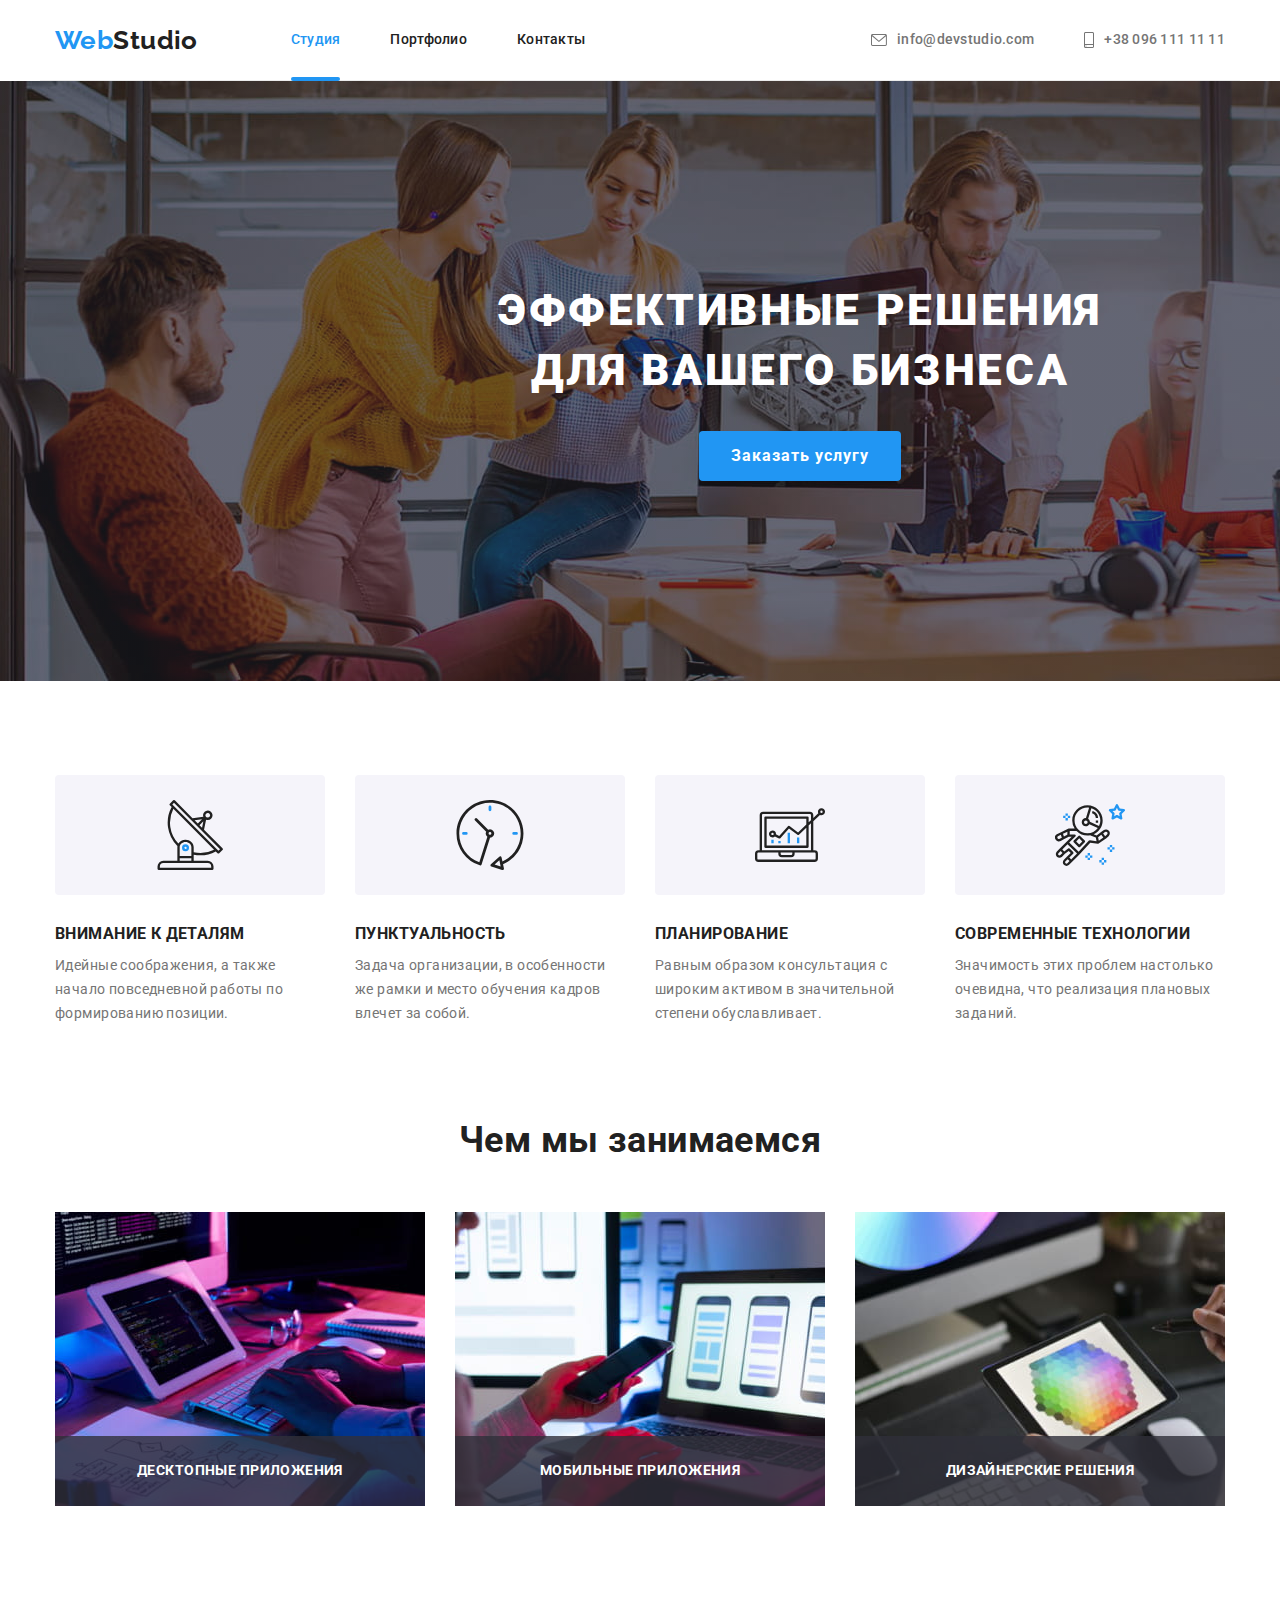
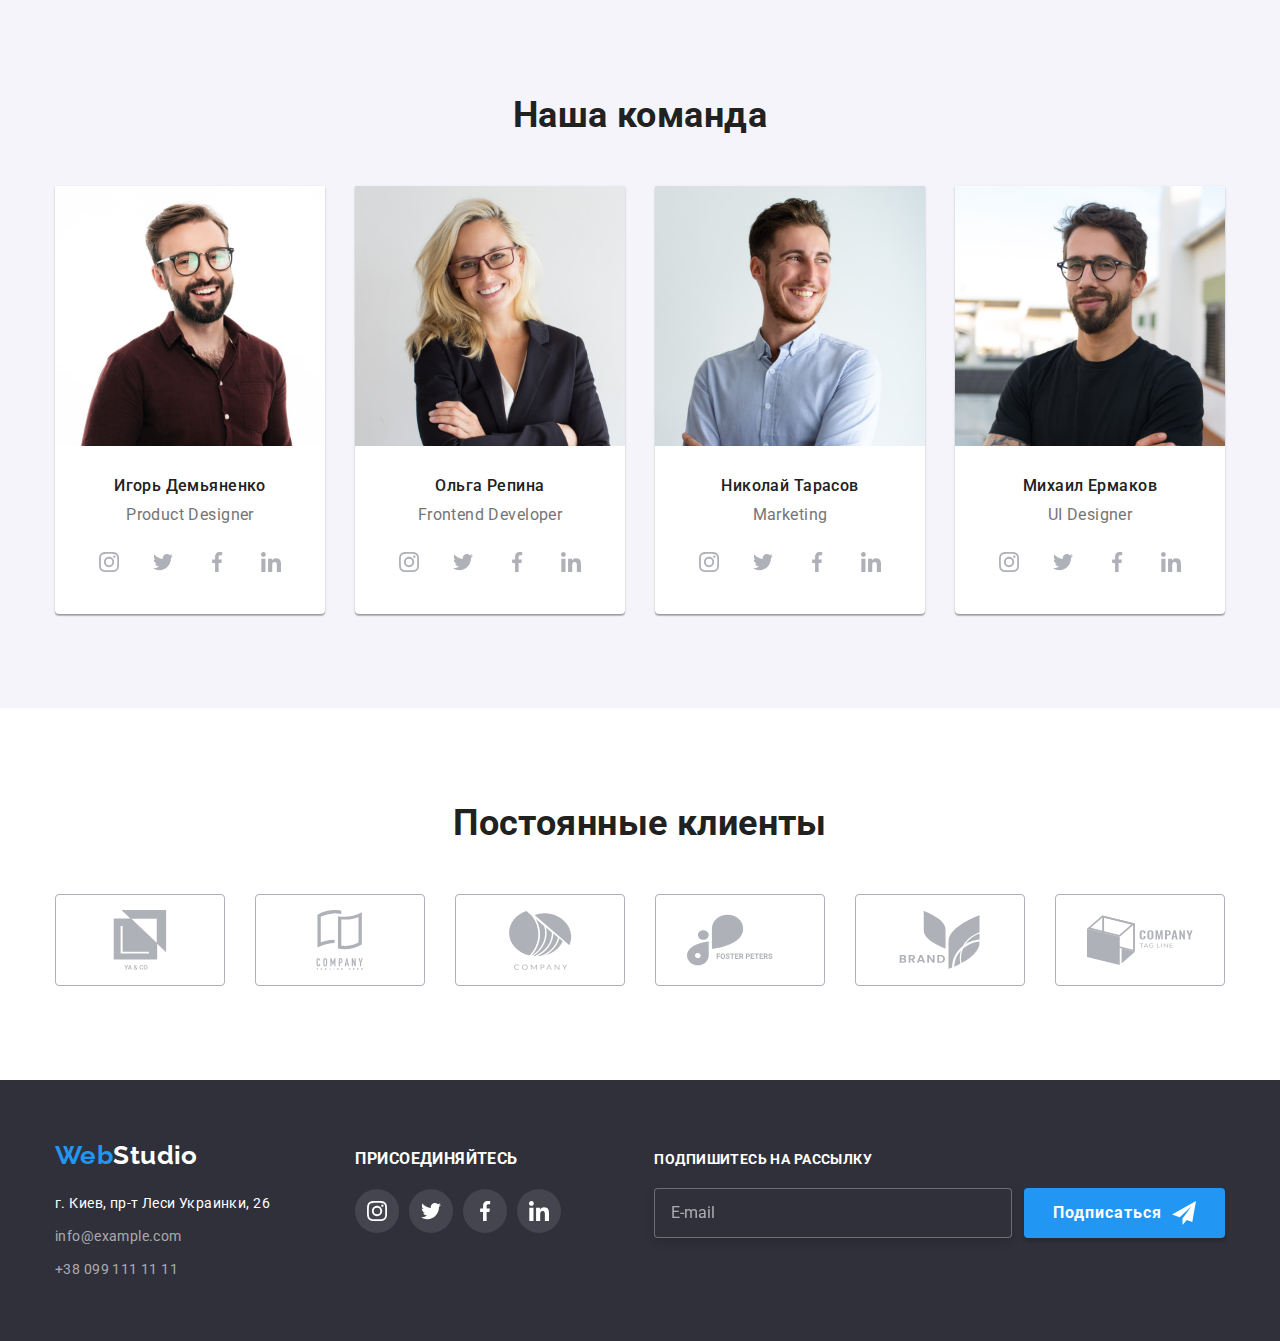
<file: index.html>
<!DOCTYPE html>
<html lang="ru">
  <head>
    <meta charset="UTF-8" />
    <meta http-equiv="X-UA-Compatible" content="IE=edge" />
    <meta name="viewport" content="width=device-width, initial-scale=1.0" />
    <title>Студия</title>
    <link rel="preconnect" href="https://fonts.googleapis.com" />
    <link rel="preconnect" href="https://fonts.gstatic.com" crossorigin />
    <link
      href="https://fonts.googleapis.com/css2?family=Raleway:wght@700&family=Roboto:wght@400;500;700;900&display=swap"
      rel="stylesheet"
    />
    <link
      rel="stylesheet"
      href="https://cdnjs.cloudflare.com/ajax/libs/modern-normalize/1.1.0/modern-normalize.min.css"
    />
    <link rel="stylesheet" href="./css/styles.css" />
  </head>

  <body>
    <!--header-->
    <header class="page-header">
      <div class="container header-container">
        <a href="./index.html" class="logo">Web<span class="logo-studio">Studio</span> </a>

        <nav class="site-nav">
          <ul class="nav-list list">
            <li class="element">
              <a href="./index.html" class="link active-page">Студия</a>
            </li>
            <li class="element">
              <a href="./portfolio.html" class="link">Портфолио</a>
            </li>
            <li class="element"><a href="" class="link">Контакты</a></li>
          </ul>
        </nav>

        <ul class="contact-list list">
          <li class="element">
            <a href="mailto:info@devstudio.com" class="contact"
              ><svg class="contact-icon" width="16px" height="12px">
                <use href="./images/icons.svg#icon-envelope"></use>
              </svg>
              info@devstudio.com</a
            >
          </li>
          <li class="element">
            <a href="tel:+380961111111" class="contact">
              <svg class="contact-icon" width="10px" height="16px">
                <use href="./images/icons.svg#icon-smartphone"></use>
              </svg>
              +38 096 111 11 11</a
            >
          </li>
        </ul>
      </div>
    </header>

    <!--main-->
    <main>
      <!--Герой-->
      <section class="hero overlay">
        <h1 class="hero-title">
          Эффективные решения<br />
          для вашего бизнеса
        </h1>
        <button type="button" class="hero-button" data-modal-open>Заказать услугу</button>
        <div class="backdrop is-hidden" data-modal>
          <div class="modal">
            <button type="button" class="close" aria-label="Закрыть" data-modal-close>
              <svg class="icon" width="11px" height="11px">
                <use href="./images/icons.svg#icon-close"></use>
              </svg>
            </button>
            <p class="form-title">Оставьте свои данные, мы вам перезвоним</p>
            <form class="modal-form">
              <div class="form-field">
                <label for="name" class="label">Имя</label>
                <input class="input" type="text" name="username" id="name" />
                <svg class="modal-icon" width="18px" height="18px">
                  <use href="./images/icons.svg#icon-person-modal"></use>
                </svg>
              </div>

              <div class="form-field">
                <label for="tel" class="label">Телефон</label>
                <input class="input" type="tel" name="tel" id="tel" autocomplete="on" />
                <svg class="modal-icon" width="18px" height="18px">
                  <use href="./images/icons.svg#icon-phone-modal"></use>
                </svg>
              </div>

              <div class="form-field">
                <label for="email" class="label">Почта</label>
                <input class="input" type="email" name="email" id="email" autocomplete="on" />
                <svg class="modal-icon" width="18px" height="18px">
                  <use href="./images/icons.svg#icon-email-modal"></use>
                </svg>
              </div>

              <div class="textarea-field">
                <label for="comment" class="label">Комментарий</label>
                <textarea
                  class="textarea"
                  name="comment"
                  id="comment"
                  rows="7"
                  autocomplete="off"
                  placeholder="Введите текст"
                ></textarea>
              </div>

              <label class="policy-label">
                <input class="policy-input hidden" type="checkbox" name="policy" />
                <span class="policy-checkbox"></span>
                <span class="policy-title"
                  >Соглашаюсь с рассылкой и принимаю
                  <a href="./index.html" class="agreement-link" aria-label="Условия договора">
                    Условия договора</a
                  ></span
                >
              </label>

              <button type="submit" class="subscribe" aria-label="Отправить">Отправить</button>
            </form>
          </div>
        </div>
      </section>

      <!--Секция преимуществ компании-->
      <section class="section features">
        <div class="container">
          <h2 class="section-title hidden">Преимущества компании</h2>
          <!--Этот заголовок не будет отображаться пользователю-->

          <ul class="feature-list list">
            <li class="element">
              <div class="feature-icons">
                <svg class="icon" width="70px" height="70px">
                  <use href="./images/icons.svg#icon-antenna"></use>
                </svg>
              </div>
              <h3 class="title">Внимание к деталям</h3>
              <p class="text">
                Идейные соображения, а также начало повседневной работы по формированию позиции.
              </p>
            </li>
            <li class="element">
              <div class="feature-icons">
                <svg class="icon" width="70px" height="70px">
                  <use href="./images/icons.svg#icon-clock"></use>
                </svg>
              </div>
              <h3 class="title">Пунктуальность</h3>
              <p class="text">
                Задача организации, в особенности же рамки и место обучения кадров влечет за собой.
              </p>
            </li>
            <li class="element">
              <div class="feature-icons">
                <svg class="icon" width="70px" height="70px">
                  <use href="./images/icons.svg#icon-diagram"></use>
                </svg>
              </div>
              <h3 class="title">Планирование</h3>
              <p class="text">
                Равным образом консультация с широким активом в значительной степени обуславливает.
              </p>
            </li>
            <li class="element">
              <div class="feature-icons">
                <svg class="icon" width="70px" height="70px">
                  <use href="./images/icons.svg#icon-astronaut"></use>
                </svg>
              </div>
              <h3 class="title">Современные технологии</h3>
              <p class="text">
                Значимость этих проблем настолько очевидна, что реализация плановых заданий.
              </p>
            </li>
          </ul>
        </div>
      </section>

      <!--Секция чем мы занимаемся-->
      <section class="section work">
        <div class="container">
          <h2 class="section-title">Чем мы занимаемся</h2>
          <ul class="work-list list">
            <li class="element">
              <img
                src="./images/what-wedo/imgalgorithm.jpg"
                alt="Разработка алгоритмов"
                width="370"
                height="294"
              />
              <div class="element-work">
                <h3 class="work-description">Десктопные приложения</h3>
              </div>
            </li>
            <li class="element">
              <img
                src="./images/what-wedo/imgsmartphone.jpg"
                alt="Выбор интерфейсов"
                width="370"
                height="294"
              />
              <div class="element-work">
                <h3 class="work-description">Мобильные приложения</h3>
              </div>
            </li>
            <li class="element">
              <img
                src="./images/what-wedo/imgcolours.jpg"
                alt="Дизайнерские решения"
                width="370"
                height="294"
              />
              <div class="element-work">
                <h3 class="work-description">Дизайнерские решения</h3>
              </div>
            </li>
          </ul>
        </div>
      </section>

      <!--Секция наша команда-->
      <section class="section our-team">
        <div class="container">
          <h2 class="section-title">Наша команда</h2>
          <ul class="team-list list">
            <li class="element">
              <img
                src="./images/our-team/imgdemjanenkov.jpg"
                alt="Игорь Демьяненко"
                width="270"
                height="260"
              />
              <div class="team-description">
                <h3 class="team">Игорь Демьяненко</h3>
                <p class="text">Product Designer</p>
                <ul class="network-list list">
                  <li class="network-element">
                    <a
                      href="https://www.instagram.com"
                      class="social-network"
                      aria-label="instagram"
                      ><svg class="network-icon" width="20px" height="20px">
                        <use href="./images/icons.svg#icon-instagram"></use>
                      </svg>
                    </a>
                  </li>
                  <li class="network-element">
                    <a href="https://twitter.com" class="social-network" aria-label="twitter">
                      <svg class="network-icon" width="20px" height="20px">
                        <use href="./images/icons.svg#icon-twitter"></use>
                      </svg>
                    </a>
                  </li>
                  <li class="network-element">
                    <a href="https://www.facebook.com" class="social-network" aria-label="facebook"
                      ><svg class="network-icon" width="20px" height="20px">
                        <use href="./images/icons.svg#icon-facebook"></use>
                      </svg>
                    </a>
                  </li>
                  <li class="network-element">
                    <a href="https://www.linkedin.com" class="social-network" aria-label="linkedin">
                      <svg class="network-icon" width="20px" height="20px">
                        <use href="./images/icons.svg#icon-linkedin"></use>
                      </svg>
                    </a>
                  </li>
                </ul>
              </div>
            </li>
            <li class="element">
              <img
                src="./images/our-team/imgrepina.jpg"
                alt="Ольга Репина"
                width="270"
                height="260"
              />
              <div class="team-description">
                <h3 class="team">Ольга Репина</h3>
                <p class="text">Frontend Developer</p>
                <ul class="network-list list">
                  <li class="network-element">
                    <a
                      href="https://www.instagram.com"
                      class="social-network"
                      aria-label="instagram"
                      ><svg class="network-icon" width="20px" height="20px">
                        <use href="./images/icons.svg#icon-instagram"></use>
                      </svg>
                    </a>
                  </li>
                  <li class="network-element">
                    <a href="https://twitter.com" class="social-network" aria-label="twitter">
                      <svg class="network-icon" width="20px" height="20px">
                        <use href="./images/icons.svg#icon-twitter"></use>
                      </svg>
                    </a>
                  </li>
                  <li class="network-element">
                    <a href="https://www.facebook.com" class="social-network" aria-label="facebook"
                      ><svg class="network-icon" width="20px" height="20px">
                        <use href="./images/icons.svg#icon-facebook"></use>
                      </svg>
                    </a>
                  </li>
                  <li class="network-element">
                    <a href="https://www.linkedin.com" class="social-network" aria-label="linkedin">
                      <svg class="network-icon" width="20px" height="20px">
                        <use href="./images/icons.svg#icon-linkedin"></use>
                      </svg>
                    </a>
                  </li>
                </ul>
              </div>
            </li>
            <li class="element">
              <img
                src="./images/our-team/imgtarasov.jpg"
                alt="Николай Тарасов"
                width="270"
                height="260"
              />
              <div class="team-description">
                <h3 class="team">Николай Тарасов</h3>
                <p class="text">Marketing</p>
                <ul class="network-list list">
                  <li class="network-element">
                    <a
                      href="https://www.instagram.com"
                      class="social-network"
                      aria-label="instagram"
                      ><svg class="network-icon" width="20px" height="20px">
                        <use href="./images/icons.svg#icon-instagram"></use>
                      </svg>
                    </a>
                  </li>
                  <li class="network-element">
                    <a href="https://twitter.com" class="social-network" aria-label="twitter">
                      <svg class="network-icon" width="20px" height="20px">
                        <use href="./images/icons.svg#icon-twitter"></use>
                      </svg>
                    </a>
                  </li>
                  <li class="network-element">
                    <a href="https://www.facebook.com" class="social-network" aria-label="facebook"
                      ><svg class="network-icon" width="20px" height="20px">
                        <use href="./images/icons.svg#icon-facebook"></use>
                      </svg>
                    </a>
                  </li>
                  <li class="network-element">
                    <a href="https://www.linkedin.com" class="social-network" aria-label="linkedin">
                      <svg class="network-icon" width="20px" height="20px">
                        <use href="./images/icons.svg#icon-linkedin"></use>
                      </svg>
                    </a>
                  </li>
                </ul>
              </div>
            </li>
            <li class="element">
              <img
                src="./images/our-team/imgermakov.jpg"
                alt="Михаил Ермаков"
                width="270"
                height="260"
              />
              <div class="team-description">
                <h3 class="team">Михаил Ермаков</h3>
                <p class="text">UI Designer</p>
                <ul class="network-list list">
                  <li class="network-element">
                    <a
                      href="https://www.instagram.com"
                      class="social-network"
                      aria-label="instagram"
                      ><svg class="network-icon" width="20px" height="20px">
                        <use href="./images/icons.svg#icon-instagram"></use>
                      </svg>
                    </a>
                  </li>
                  <li class="network-element">
                    <a href="https://twitter.com" class="social-network" aria-label="twitter">
                      <svg class="network-icon" width="20px" height="20px">
                        <use href="./images/icons.svg#icon-twitter"></use>
                      </svg>
                    </a>
                  </li>
                  <li class="network-element">
                    <a href="https://www.facebook.com" class="social-network" aria-label="facebook"
                      ><svg class="network-icon" width="20px" height="20px">
                        <use href="./images/icons.svg#icon-facebook"></use>
                      </svg>
                    </a>
                  </li>
                  <li class="network-element">
                    <a href="https://www.linkedin.com" class="social-network" aria-label="linkedin">
                      <svg class="network-icon" width="20px" height="20px">
                        <use href="./images/icons.svg#icon-linkedin"></use>
                      </svg>
                    </a>
                  </li>
                </ul>
              </div>
            </li>
          </ul>
        </div>
      </section>

      <!-- Секция наши клиенты -->
      <section class="section">
        <div class="container">
          <h2 class="section-title">Постоянные клиенты</h2>
          <ul class="clients-list list">
            <li class="element">
              <a href="" class="client" aria-label="company1"
                ><svg class="client-icon" width="106px" height="60px">
                  <use href="./images/icons.svg#icon-company1"></use>
                </svg>
              </a>
            </li>
            <li class="element">
              <a href="" class="client" aria-label="company2"
                ><svg class="client-icon" width="106px" height="60px">
                  <use href="./images/icons.svg#icon-company2"></use>
                </svg>
              </a>
            </li>
            <li class="element">
              <a href="" class="client" aria-label="company3"
                ><svg class="client-icon" width="106px" height="60px">
                  <use href="./images/icons.svg#icon-company3"></use>
                </svg>
              </a>
            </li>
            <li class="element">
              <a href="" class="client" aria-label="company4"
                ><svg class="client-icon" width="106px" height="60px">
                  <use href="./images/icons.svg#icon-company4"></use>
                </svg>
              </a>
            </li>
            <li class="element">
              <a href="" class="client" aria-label="company5"
                ><svg class="client-icon" width="106px" height="60px">
                  <use href="./images/icons.svg#icon-company5"></use>
                </svg>
              </a>
            </li>
            <li class="element">
              <a href="" class="client" aria-label="company6"
                ><svg class="client-icon" width="106px" height="60px">
                  <use href="./images/icons.svg#icon-company6"></use>
                </svg>
              </a>
            </li>
          </ul>
        </div>
      </section>
    </main>

    <!--footer-->
    <footer class="footer">
      <div class="footer-flex container">
        <!--Контакты-->
        <div class="address-div">
          <a href="./index.html" class="logo">Web<span class="footer-logo-studio">Studio</span> </a>

          <address class="address">
            <ul class="address-list list">
              <li class="element">г. Киев, пр-т Леси Украинки, 26</li>
              <li class="element">
                <a href="mailto:info@example.com" class="cont-address">info@example.com</a>
              </li>
              <li class="element">
                <a href="tel:+380991111111" class="cont-address">+38 099 111 11 11</a>
              </li>
            </ul>
          </address>
        </div>

        <!-- Присоединяйтесь -->
        <div class="join">
          <h3 class="motto">присоединяйтесь</h3>
          <ul class="footernetwork-list list">
            <li class="element">
              <a href="https://www.instagram.com" class="footernetwork-link" aria-label="instagram"
                ><svg class="footernetwork-icon" width="20px" height="20px">
                  <use href="./images/icons.svg#icon-instagram"></use>
                </svg>
              </a>
            </li>
            <li class="element">
              <a href="https://twitter.com" class="footernetwork-link" aria-label="twitter"
                ><svg class="footernetwork-icon" width="20px" height="20px">
                  <use href="./images/icons.svg#icon-twitter"></use>
                </svg>
              </a>
            </li>
            <li class="element">
              <a href="https://www.facebook.com" class="footernetwork-link" aria-label="facebook"
                ><svg class="footernetwork-icon" width="20px" height="20px">
                  <use href="./images/icons.svg#icon-facebook"></use>
                </svg>
              </a>
            </li>
            <li class="element">
              <a href="https://www.linkedin.com" class="footernetwork-link" aria-label="linkedin"
                ><svg class="footernetwork-icon" width="20px" height="20px">
                  <use href="./images/icons.svg#icon-linkedin"></use>
                </svg>
              </a>
            </li>
          </ul>
        </div>

        <!-- Подпишитесь на рассылку -->
        <form class="subscribe-form">
          <div class="subscribe-field">
            <label for="subscribe" class="footer-label">Подпишитесь на рассылку</label>
            <input
              class="footer-input"
              type="email"
              name="email"
              id="subscribe"
              autocomplete="on"
              placeholder="E-mail"
            />
          </div>
          <button type="submit" class="subscribe" aria-label="Подписаться">
            Подписаться
            <svg class="icon" width="24px" height="24px">
              <use href="./images/icons.svg#icon-send"></use>
            </svg>
          </button>
        </form>
      </div>
    </footer>

    <!-- scripts -->
    <script src="./js/modal.js"></script>
  </body>
</html>
</file>
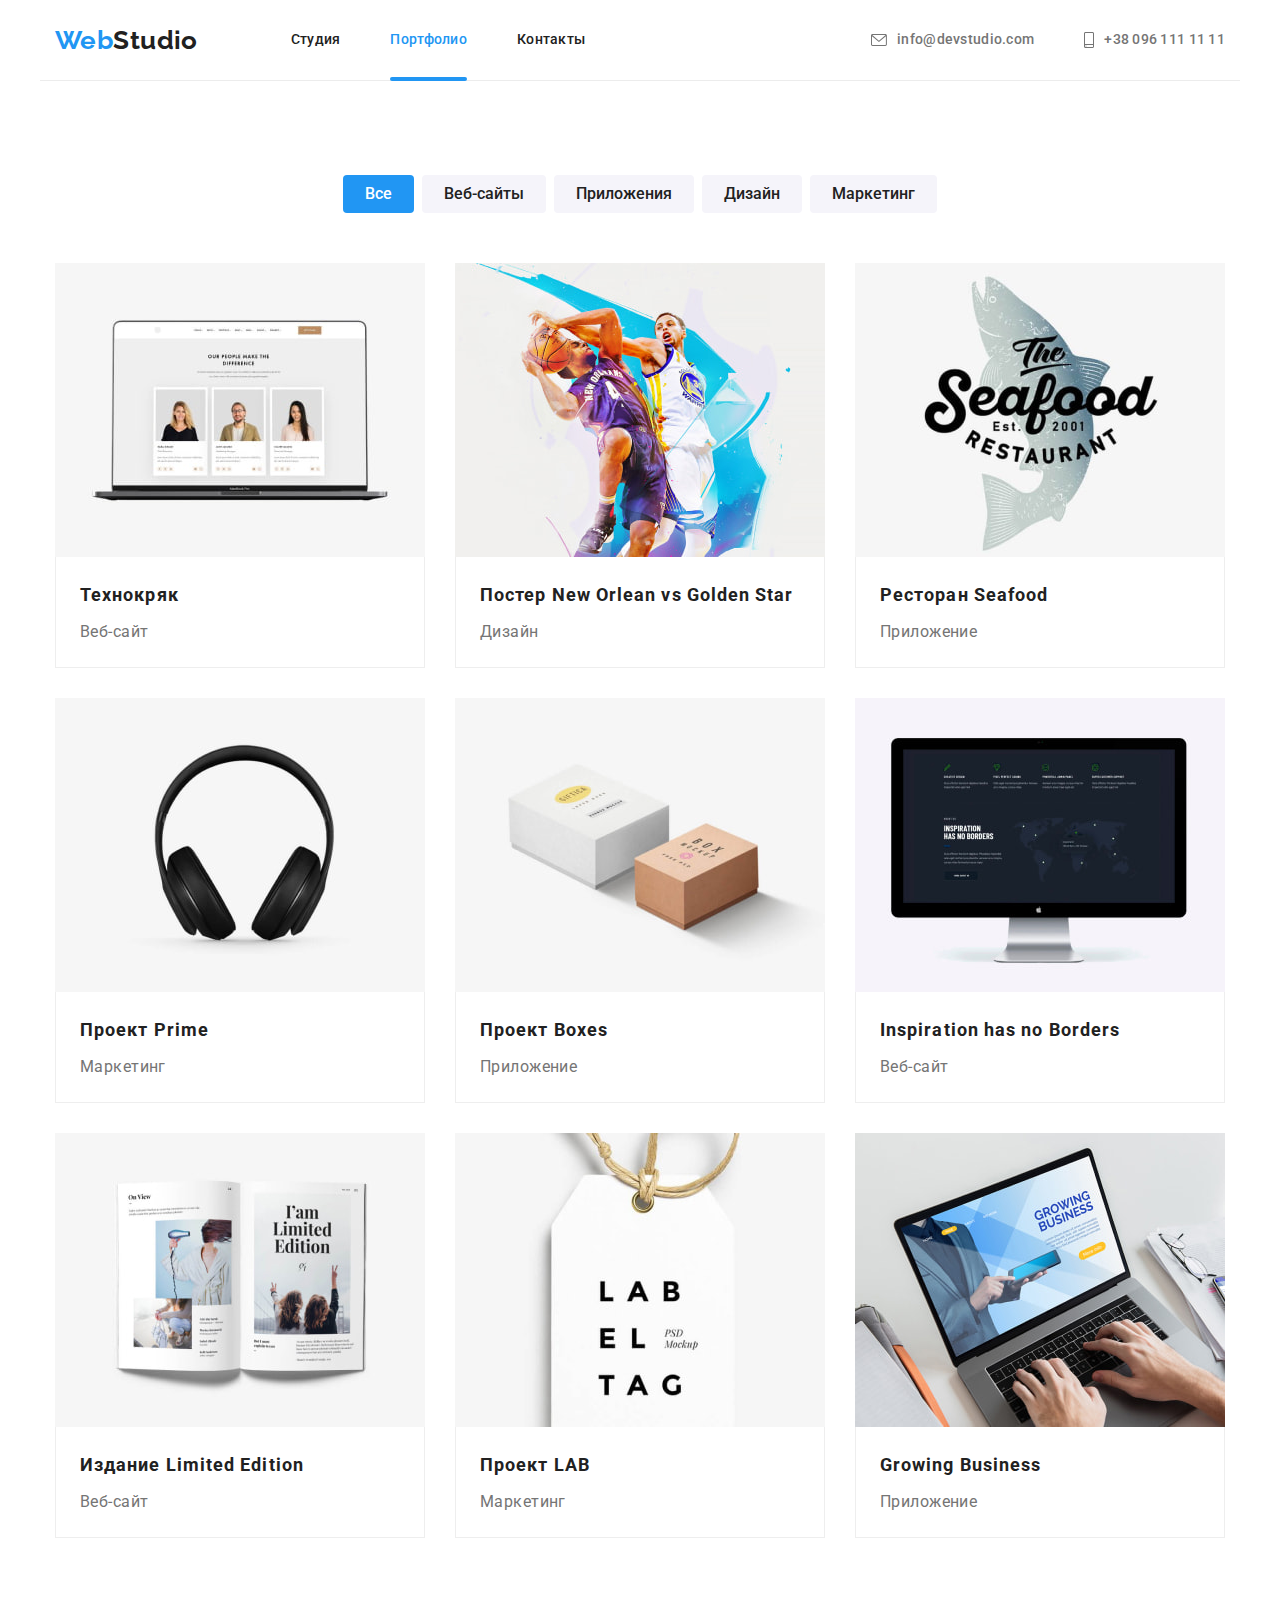
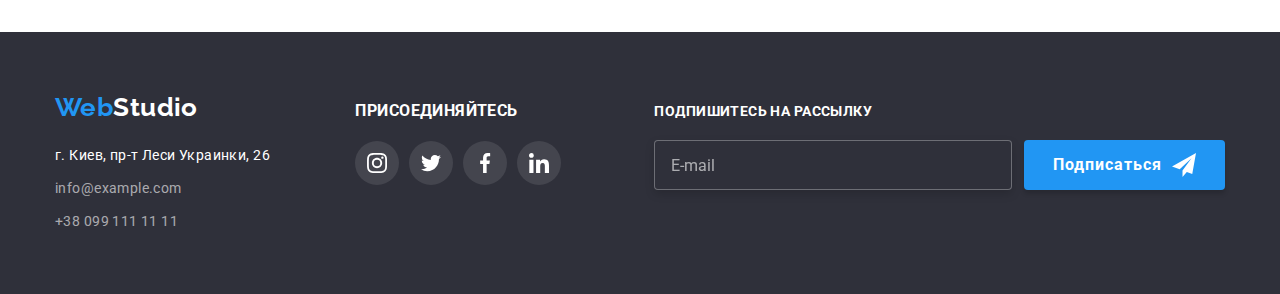
<file: portfolio.html>
<!DOCTYPE html>
<html lang="ru">
  <head>
    <meta charset="UTF-8" />
    <meta http-equiv="X-UA-Compatible" content="IE=edge" />
    <meta name="viewport" content="width=device-width, initial-scale=1.0" />
    <title>Портфолио</title>
    <link rel="preconnect" href="https://fonts.googleapis.com" />
    <link rel="preconnect" href="https://fonts.gstatic.com" crossorigin />
    <link
      href="https://fonts.googleapis.com/css2?family=Raleway:wght@700&family=Roboto:wght@400;500;700;900&display=swap"
      rel="stylesheet"
    />
    <link
      rel="stylesheet"
      href="https://cdnjs.cloudflare.com/ajax/libs/modern-normalize/1.1.0/modern-normalize.min.css"
    />
    <link rel="stylesheet" href="./css/styles.css" />
  </head>

  <body>
    <!--header-->
    <header class="page-header">
      <div class="container header-container">
        <a href="./index.html" class="logo">Web<span class="logo-studio">Studio</span> </a>

        <nav class="site-nav">
          <ul class="nav-list list">
            <li class="element"><a href="./index.html" class="link">Студия</a></li>
            <li class="element">
              <a href="./portfolio.html" class="link active-page">Портфолио</a>
            </li>
            <li class="element"><a href="" class="link">Контакты</a></li>
          </ul>
        </nav>

        <ul class="contact-list list">
          <li class="element">
            <a href="mailto:info@devstudio.com" class="contact"
              ><svg class="contact-icon" width="16px" height="12px">
                <use href="./images/icons.svg#icon-envelope"></use>
              </svg>
              info@devstudio.com</a
            >
          </li>
          <li class="element">
            <a href="tel:+380961111111" class="contact">
              <svg class="contact-icon" width="10px" height="16px">
                <use href="./images/icons.svg#icon-smartphone"></use>
              </svg>
              +38 096 111 11 11</a
            >
          </li>
        </ul>
      </div>
    </header>

    <!--main-->
    <main>
      <section class="section portfolio">
        <div class="container">
          <h1 class="hidden">Наши работы</h1>
          <ul class="portfolio-buttons list">
            <li class="element"><button type="button" class="btn active-filter">Все</button></li>
            <li class="element"><button type="button" class="btn">Веб-сайты</button></li>
            <li class="element"><button type="button" class="btn">Приложения</button></li>
            <li class="element"><button type="button" class="btn">Дизайн</button></li>
            <li class="element"><button type="button" class="btn">Маркетинг</button></li>
          </ul>
          <ul class="portfolio-list list">
            <li class="element">
              <a class="portfolio-link" href="./portfolio.html">
                <div class="portfolio-thumb">
                  <img
                    src="./images/portfolio-images/technocrack.jpg"
                    alt="Веб-сайт Технокряк"
                    width="370"
                    height="294"
                  />
                  <div class="portfolio-overlay">
                    <p class="overlay-text">
                      Ресурс предлагает комплексные предложения с разным уровнем функционала и
                      сервисов. Все это позволит посетителю получить исчерпывающие сведения о
                      компании или частном лице.
                    </p>
                  </div>
                </div>

                <div class="element-description">
                  <h2 class="item">Технокряк</h2>
                  <p class="item-text">Веб-сайт</p>
                </div>
              </a>
            </li>
            <li class="element">
              <a class="portfolio-link" href="./portfolio.html">
                <div class="portfolio-thumb">
                  <img
                    src="./images/portfolio-images/poster-neworlean.jpg"
                    alt="Постер Новый Орлеан против Голден Стар"
                    width="370"
                    height="294"
                  />
                  <div class="portfolio-overlay">
                    <p class="overlay-text">
                      Ресурс предлагает комплексные предложения с разным уровнем функционала и
                      сервисов. Все это позволит посетителю получить исчерпывающие сведения о
                      компании или частном лице.
                    </p>
                  </div>
                </div>

                <div class="element-description">
                  <h2 class="item">Постер New Orlean vs Golden Star</h2>
                  <p class="item-text">Дизайн</p>
                </div>
              </a>
            </li>
            <li class="element">
              <a class="portfolio-link" href="./portfolio.html">
                <div class="portfolio-thumb">
                  <img
                    src="./images/portfolio-images/restr-seafood.jpg"
                    alt="Лого ресторана Сифуд"
                    width="370"
                    height="294"
                  />
                  <div class="portfolio-overlay">
                    <p class="overlay-text">
                      Ресурс предлагает комплексные предложения с разным уровнем функционала и
                      сервисов. Все это позволит посетителю получить исчерпывающие сведения о
                      компании или частном лице.
                    </p>
                  </div>
                </div>

                <div class="element-description">
                  <h2 class="item">Ресторан Seafood</h2>
                  <p class="item-text">Приложение</p>
                </div>
              </a>
            </li>
            <li class="element">
              <a class="portfolio-link" href="./portfolio.html">
                <div class="portfolio-thumb">
                  <img
                    src="./images/portfolio-images/pr-prime.jpg"
                    alt="Наушники"
                    width="370"
                    height="294"
                  />
                  <div class="portfolio-overlay">
                    <p class="overlay-text">
                      Ресурс предлагает комплексные предложения с разным уровнем функционала и
                      сервисов. Все это позволит посетителю получить исчерпывающие сведения о
                      компании или частном лице.
                    </p>
                  </div>
                </div>

                <div class="element-description">
                  <h2 class="item">Проект Prime</h2>
                  <p class="item-text">Маркетинг</p>
                </div>
              </a>
            </li>
            <li class="element">
              <a class="portfolio-link" href="./portfolio.html">
                <div class="portfolio-thumb">
                  <img
                    src="./images/portfolio-images/pr-boxes.jpg"
                    alt="Коробки"
                    width="370"
                    height="294"
                  />
                  <div class="portfolio-overlay">
                    <p class="overlay-text">
                      Ресурс предлагает комплексные предложения с разным уровнем функционала и
                      сервисов. Все это позволит посетителю получить исчерпывающие сведения о
                      компании или частном лице.
                    </p>
                  </div>
                </div>

                <div class="element-description">
                  <h2 class="item">Проект Boxes</h2>
                  <p class="item-text">Приложение</p>
                </div>
              </a>
            </li>
            <li class="element">
              <a class="portfolio-link" href="./portfolio.html">
                <div class="portfolio-thumb">
                  <img
                    src="./images/portfolio-images/inspiration.jpg"
                    alt="Веб-сайт Вдохновение без границ"
                    width="370"
                    height="294"
                  />
                  <div class="portfolio-overlay">
                    <p class="overlay-text">
                      Ресурс предлагает комплексные предложения с разным уровнем функционала и
                      сервисов. Все это позволит посетителю получить исчерпывающие сведения о
                      компании или частном лице.
                    </p>
                  </div>
                </div>

                <div class="element-description">
                  <h2 class="item">Inspiration has no Borders</h2>
                  <p class="item-text">Веб-сайт</p>
                </div>
              </a>
            </li>
            <li class="element">
              <a class="portfolio-link" href="./portfolio.html">
                <div class="portfolio-thumb">
                  <img
                    src="./images/portfolio-images/limed.jpg"
                    alt="Издание лимитед эдишн"
                    width="370"
                    height="294"
                  />
                  <div class="portfolio-overlay">
                    <p class="overlay-text">
                      Ресурс предлагает комплексные предложения с разным уровнем функционала и
                      сервисов. Все это позволит посетителю получить исчерпывающие сведения о
                      компании или частном лице.
                    </p>
                  </div>
                </div>

                <div class="element-description">
                  <h2 class="item">Издание Limited Edition</h2>
                  <p class="item-text">Веб-сайт</p>
                </div>
              </a>
            </li>
            <li class="element">
              <a class="portfolio-link" href="./portfolio.html">
                <div class="portfolio-thumb">
                  <img
                    src="./images/portfolio-images/pr-lab.jpg"
                    alt="Бирка лаб"
                    width="370"
                    height="294"
                  />
                  <div class="portfolio-overlay">
                    <p class="overlay-text">
                      Ресурс предлагает комплексные предложения с разным уровнем функционала и
                      сервисов. Все это позволит посетителю получить исчерпывающие сведения о
                      компании или частном лице.
                    </p>
                  </div>
                </div>

                <div class="element-description">
                  <h2 class="item">Проект LAB</h2>
                  <p class="item-text">Маркетинг</p>
                </div>
              </a>
            </li>
            <li class="element">
              <a class="portfolio-link" href="./portfolio.html">
                <div class="portfolio-thumb">
                  <img
                    src="./images/portfolio-images/growing-business.jpg"
                    alt="Приложение растущий бизнес"
                    width="370"
                    height="294"
                  />
                  <div class="portfolio-overlay">
                    <p class="overlay-text">
                      Ресурс предлагает комплексные предложения с разным уровнем функционала и
                      сервисов. Все это позволит посетителю получить исчерпывающие сведения о
                      компании или частном лице.
                    </p>
                  </div>
                </div>

                <div class="element-description">
                  <h2 class="item">Growing Business</h2>
                  <p class="item-text">Приложение</p>
                </div>
              </a>
            </li>
          </ul>
        </div>
      </section>
    </main>

    <!--footer-->
    <footer class="footer">
      <div class="footer-flex container">
        <!--Контакты-->
        <div class="address-div">
          <a href="./index.html" class="logo">Web<span class="footer-logo-studio">Studio</span> </a>

          <address class="address">
            <ul class="address-list list">
              <li class="element">г. Киев, пр-т Леси Украинки, 26</li>
              <li class="element">
                <a href="mailto:info@example.com" class="cont-address">info@example.com</a>
              </li>
              <li class="element">
                <a href="tel:+380991111111" class="cont-address">+38 099 111 11 11</a>
              </li>
            </ul>
          </address>
        </div>

        <!-- Присоединяйтесь -->
        <div class="join">
          <h3 class="motto">присоединяйтесь</h3>
          <ul class="footernetwork-list list">
            <li class="element">
              <a href="https://www.instagram.com" class="footernetwork-link" aria-label="instagram"
                ><svg class="footernetwork-icon" width="20px" height="20px">
                  <use href="./images/icons.svg#icon-instagram"></use>
                </svg>
              </a>
            </li>
            <li class="element">
              <a href="https://twitter.com" class="footernetwork-link" aria-label="twitter"
                ><svg class="footernetwork-icon" width="20px" height="20px">
                  <use href="./images/icons.svg#icon-twitter"></use>
                </svg>
              </a>
            </li>
            <li class="element">
              <a href="https://www.facebook.com" class="footernetwork-link" aria-label="facebook"
                ><svg class="footernetwork-icon" width="20px" height="20px">
                  <use href="./images/icons.svg#icon-facebook"></use>
                </svg>
              </a>
            </li>
            <li class="element">
              <a href="https://www.linkedin.com" class="footernetwork-link" aria-label="linkedin"
                ><svg class="footernetwork-icon" width="20px" height="20px">
                  <use href="./images/icons.svg#icon-linkedin"></use>
                </svg>
              </a>
            </li>
          </ul>
        </div>

        <!-- Подпишитесь на рассылку -->
        <form class="subscribe-form js-speaker-form" action="" name="subscribe-form">
          <div class="subscribe-field">
            <label for="subscribe" class="footer-label">Подпишитесь на рассылку</label>
            <input
              class="footer-input"
              type="email"
              name="email"
              id="subscribe"
              autocomplete="on"
              placeholder="E-mail"
            />
          </div>
          <button type="submit" class="subscribe" aria-label="Подписаться">
            Подписаться
            <svg class="icon" width="24px" height="24px">
              <use href="./images/icons.svg#icon-send"></use>
            </svg>
          </button>
        </form>
      </div>
    </footer>

    <!-- scripts -->
    <script src="./js/modal.js"></script>
  </body>
</html>
</file>
<file: css/styles.css>
:root {
  /* text colors */
  --primary-text-color: #212121;
  --text-color: #757575;
  --logo-color: #2196f3;
  --accent-color: #2196f3;
  --nav-color: #757575;
  --address-color: #ffffff;
  --contacts-color: rgba(255, 255, 255, 0.6);
  --networksvg-color: #afb1b8;

  /* background colors */
  --primary-bcg-color: #ffffff;
  --hero-bcg-color: #c4c4c4;
  --footer-bcg-color: #2f303a;
  --section-bcg-color: #f5f4fa;
  --herohover-bcg-color: #188ce8;

  --outline: 1px solid tomato;

  /* cubic-bizier */
  --timing-function: cubic-bezier(0.4, 0, 0.2, 1);
}

body {
  color: var(--primary-text-color);
  background-color: var(--primary-bcg-color);

  font-family: Roboto, sans-serif;
  font-weight: 400;
  font-size: 14px;
  line-height: 1.7;
  letter-spacing: 0.03em;
}

img {
  display: block;
  max-width: 100%;
  height: auto;
}

.list {
  list-style: none;
  padding: 0;
  margin: 0;
}

.container {
  /* outline: 2px solid tomato; */
  width: 1200px;
  margin-left: auto;
  margin-right: auto;
  padding-left: 15px;
  padding-right: 15px;
}

/* header styles */
.page-header {
  background-color: var(--primary-bcg-color);
}

.header-container {
  display: flex;
  align-items: center;
  border-bottom: 1px solid #ececec;
}

/* logo styles */
.logo {
  margin-right: 93px;
  color: var(--logo-color);

  font-family: raleway, sans-serif;
  font-weight: 700;
  font-size: 26px;
  line-height: 1.19;

  text-decoration: none;
}

.logo-studio {
  color: var(--primary-text-color);
}

/* site-navigation styles */
.nav-list {
  display: flex;
}

.nav-list .element + .element,
.contact-list .element + .element {
  margin-left: 50px;
}

.site-nav .link {
  display: block;
  padding-top: 32px;
  padding-bottom: 32px;

  color: var(--primary-text-color);

  font-weight: 500;
  line-height: 1.14;

  letter-spacing: 0.02em;
  text-decoration: none;

  transition: color 250ms var(--timing-function);
}

.site-nav .link:hover,
.site-nav .link:focus {
  color: var(--accent-color);
}

/* contacts in header */
.contact-list {
  display: flex;
  margin-left: auto;
}

.contact-list .contact {
  display: flex;
  align-items: center;
  padding-top: 32px;
  padding-bottom: 32px;

  color: var(--nav-color);
  font-weight: 500;
  line-height: 1.14;

  letter-spacing: 0.02em;
  text-decoration: none;

  transition: color 250ms var(--timing-function);
}

.contact-list .contact:hover,
.contact-list .contact:focus {
  color: var(--accent-color);
}

.contact-icon {
  fill: currentColor;
  margin-right: 10px;

  transition: fill 250ms var(--timing-function);
}

.contact-icon:hover,
.contact-icon:focus {
  fill: var(--accent-color);
}

.link.active-page {
  position: relative;
}

.link.active-page::after {
  position: absolute;
  content: '';
  bottom: -1px;
  display: block;
  width: 100%;
  height: 4px;

  background-color: var(--accent-color);
  border-radius: 2px;
}

.link.active-page {
  color: var(--accent-color);
}

.header-icon {
  margin-right: 10px;
}

/* studio page styles */
/* hero section*/
.hero {
  padding-top: 200px;
  padding-bottom: 200px;
  background-color: var(--hero-bcg-color);
  text-align: center;
}

.overlay {
  width: 1600px;
  height: 600px;
  margin-right: auto;
  margin-left: auto;

  background-image: linear-gradient(to right, rgba(47, 48, 58, 0.4), rgba(47, 48, 58, 0.4)),
    url(../images/imghero.jpg);
}

.hero-title {
  margin-top: 0;
  margin-bottom: 30px;

  color: var(--address-color);

  font-weight: 900;
  font-size: 44px;
  line-height: 1.36;

  letter-spacing: 0.06em;
  text-transform: uppercase;
}

.hero-button {
  display: inline-block;
  min-width: 200px;
  padding: 10px 32px;

  border: none;
  border-radius: 4px;

  box-shadow: 0px 4px 4px rgba(0, 0, 0, 0.15);

  color: var(--address-color);
  background-color: var(--accent-color);

  font-family: inherit;
  font-weight: 700;
  font-size: 16px;
  line-height: 1.87;
  text-align: center;

  letter-spacing: 0.06em;
  cursor: pointer;

  transition: background-color 250ms var(--timing-function);
}

.hero-button:hover,
.hero-button:focus {
  background-color: var(--herohover-bcg-color);
}

/* modal window "Заказать услугу" */
.backdrop {
  z-index: 10;
  position: fixed;
  top: 0;
  left: 0;
  width: 100%;
  height: 100%;

  opacity: 1;
  transition: opacity 250ms var(--timing-function), visibility 250ms var(--timing-function);
  background-color: rgba(0, 0, 0, 0.2);
}

.backdrop.is-hidden {
  visibility: hidden;
  opacity: 0;
  pointer-events: none;
}

.backdrop.is-hidden .modal {
  transform: translate(-50%, -50%) scale(1.1);
}

.modal {
  z-index: 20;
  position: absolute;
  top: 50%;
  left: 50%;

  width: 528px;
  min-height: 581px;
  padding: 40px;

  transform: translate(-50%, -50%) scale(1);
  transition: transform 250ms var(--timing-function);

  background-color: var(--primary-bcg-color);
  box-shadow: 0px 1px 3px rgba(0, 0, 0, 0.12), 0px 1px 1px rgba(0, 0, 0, 0.14),
    0px 2px 1px rgba(0, 0, 0, 0.2);
  border-radius: 4px;
}

.close {
  position: absolute;
  top: 8px;
  right: 8px;
  display: flex;
  justify-content: center;
  align-items: center;
  padding: 0;

  width: 30px;
  height: 30px;

  border-radius: 50%;
  border: 1px solid rgba(0, 0, 0, 0.1);

  background-color: var(--primary-bcg-color);

  cursor: pointer;

  transition: fill 250ms var(--timing-function);
}

.close:hover,
.close:focus {
  fill: var(--accent-color);
}

/* modal form */
.form-title {
  margin-top: 0;
  margin-bottom: 12px;

  font-weight: 700;
  font-size: 20px;
  line-height: 1.15;
}

.modal-form {
  display: flex;
  flex-direction: column;
}

.form-field {
  position: relative;
  display: flex;
  flex-direction: column;
  align-items: flex-start;
  margin-bottom: 10px;
}

.input {
  width: 100%;
  height: 40px;
  padding: 11px 42px;

  outline: none;

  border: 1px solid rgba(33, 33, 33, 0.2);
  border-radius: 4px;
  transition: border 250ms var(--timing-function);
}

.label {
  margin-bottom: 4px;
  font-size: 12px;
  line-height: 1.17;
  letter-spacing: 0.01em;

  color: var(--nav-color);
}

.input:hover,
.input:focus {
  border: 1px solid #2196f3;
  fill: var(--accent-color);
}

.modal-icon {
  position: absolute;
  top: 29px;
  left: 12px;
  transition: fill 250ms var(--timing-function);
}

.input:hover + .modal-icon,
.input:focus + .modal-icon {
  fill: var(--accent-color);
}

.modal-icon {
  pointer-events: none;
}

.textarea-field {
  display: flex;
  flex-direction: column;
  align-items: flex-start;
  margin-bottom: 20px;
}

.textarea {
  padding: 12px 16px;
  width: 100%;

  resize: none;
  outline: none;

  border: 1px solid rgba(33, 33, 33, 0.2);
  border-radius: 4px;
  transition: border 250ms var(--timing-function);
}

.textarea:hover,
.textarea:focus {
  border: 1px solid #2196f3;
}

.textarea::placeholder {
  font-size: 12px;
  line-height: 1.17;
  letter-spacing: 0.01em;

  color: rgba(117, 117, 117, 0.5);
}

/* policy checkbox */
.policy-label {
  display: flex;
  justify-content: center;
  align-items: center;

  margin-bottom: 30px;
}

.policy-checkbox {
  /* display: inline-block; */
  width: 16px;
  height: 15px;
  margin-right: 7px;

  border: 2px solid var(--primary-text-color);
  border-radius: 2px;

  transition: border 250ms var(--timing-function), background-color 250ms var(--timing-function);
}

.policy-input:focus + .policy-checkbox,
.policy-input:hover + .policy-checkbox {
  border-color: var(--accent-color);
}

.policy-input:checked + .policy-checkbox {
  background-image: url(../images/icon-check.svg);
  background-color: var(--accent-color);
  background-size: contain;
  background-origin: border-box;
  border-color: transparent;
}

/* .policy-input:checked:focus + .policy-checkbox,
.policy-input:checked:hover + .policy-checkbox {
  outline: 1px solid var(--primary-text-color);
  border-radius: 2px;
} */

.policy-title {
  /* margin-right: 0.3em; */
  line-height: 1.71;
  color: var(--nav-color);
}

.agreement-link {
  line-height: 1.71;

  text-decoration-line: underline;
  color: var(--accent-color);
}

.modal-form .subscribe {
  min-width: 200px;
  margin-left: auto;
  margin-right: auto;
}

/* features, work, team sections */
.hidden {
  position: absolute;
  width: 1px;
  height: 1px;
  margin: -1px;
  border: 0;
  padding: 0;

  white-space: nowrap;
  clip-path: inset(100%);
  clip: rect(0 0 0 0);
  overflow: hidden;
}

.section {
  padding-top: 94px;
  padding-bottom: 94px;

  background-color: var(--primary-bcg-color);
}

.section .section-title {
  margin-top: 0;
  margin-bottom: 50px;

  font-weight: 700;
  font-size: 36px;
  line-height: 1.17;

  text-align: center;
}

/* feature section */
.feature-list {
  display: flex;
}

.feature-list .element {
  width: 270px;
  margin-right: 30px;
}

.feature-list .element:last-child {
  margin-right: 0;
}

.feature-icons {
  display: flex;
  margin-bottom: 30px;
  height: 120px;
  justify-content: center;
  align-items: center;

  border-radius: 4px;
  background-color: var(--section-bcg-color);
}

.feature-list .title {
  margin-top: 0;
  margin-bottom: 10px;

  font-weight: 700;
  line-height: 1.14;

  text-transform: uppercase;
}

.feature-list .text {
  margin-top: 0;
  margin-bottom: 0;

  color: var(--text-color);

  line-height: 1.71;
}

/* work section */
.work {
  padding-top: 0;
}

.work-list {
  display: flex;
}
.work-list .element {
  position: relative;
  width: 370px;
  margin-right: 30px;
}

.work-list .element:last-child {
  margin-right: 0;
}

.element-work {
  position: absolute;
  bottom: 0;
  width: 100%;
  height: 70px;

  display: flex;
  justify-content: center;
  align-items: center;

  background-color: rgba(47, 48, 58, 0.8);
}

.work-description {
  margin: 0;

  font-size: 14px;
  font-weight: 700;
  line-height: 1.14;
  text-transform: uppercase;

  color: var(--address-color);
}

/* team section */
.our-team {
  background-color: var(--section-bcg-color);
}

.team-list {
  display: flex;
}

.team-list .element {
  width: 270px;
  margin-right: 30px;

  background-color: var(--primary-bcg-color);

  border-radius: 0px 0px 4px 4px;
  box-shadow: 0px 1px 3px rgba(0, 0, 0, 0.12), 0px 1px 1px rgba(0, 0, 0, 0.14),
    0px 2px 1px rgba(0, 0, 0, 0.2);
}

.team-list .element:last-child {
  margin-right: 0;
}

.team-description {
  padding: 30px 0;
}
.team {
  margin-top: 0px;
  margin-bottom: 10px;

  font-weight: 500;
  font-size: 16px;
  line-height: 1.19;

  text-align: center;
}

.team-list .text {
  margin-top: 0;
  margin-bottom: 16px;

  color: var(--text-color);

  font-size: 16px;
  line-height: 1.19;

  text-align: center;
}

.network-list {
  display: flex;
  justify-content: center;
}

.network-list .network-element {
  margin-right: 10px;
}

.network-list :last-child {
  margin-right: 0;
}

.social-network {
  display: flex;
  justify-content: center;
  align-items: center;

  width: 44px;
  height: 44px;

  border-radius: 50%;

  background-color: var (--primary-bcg-color);
  fill: var(--networksvg-color);

  transition: background-color 250ms var(--timing-function), fill 250ms var(--timing-function);
}

.social-network:hover,
.social-network:focus {
  background-color: var(--accent-color);
  fill: var(--address-color);
}

/* section clients */
.clients-list {
  display: flex;
  justify-content: space-between;
}

.client {
  display: flex;
  justify-content: center;
  align-items: center;

  width: 170px;
  height: 92px;

  border: 1px solid #afb1b8;
  border-radius: 4px;

  background-color: var(--primary-bcg-color);
  fill: var(--networksvg-color);

  transition: border 250ms var(--timing-function), fill 250ms var(--timing-function);
}

.client:hover,
.client:focus {
  border: 1px solid #2196f3;
  fill: var(--accent-color);
}

/* portfolio page styles */
/* buttons*/
.portfolio-buttons .element:last-child {
  margin-right: 0;
}

.portfolio-buttons {
  display: flex;
  justify-content: center;
  margin-bottom: 50px;
}

.portfolio-buttons .element {
  margin-right: 8px;
}

.portfolio-buttons .btn {
  display: inline-block;
  padding: 6px 22px;
  border: none;
  border-radius: 4px;

  color: var(--primary-text-color);
  background-color: var(--section-bcg-color);

  font-family: inherit;
  font-weight: 500;
  font-size: 16px;
  line-height: 1.63;

  cursor: pointer;

  transition: color 250ms var(--timing-function), background-color 250ms var(--timing-function),
    box-shadow 250ms var(--timing-function);
}

.portfolio-buttons .btn:hover,
.portfolio-buttons .btn:focus {
  color: var(--address-color);
  background-color: var(--accent-color);

  box-shadow: 0px 3px 1px rgba(0, 0, 0, 0.1), 0px 1px 2px rgba(0, 0, 0, 0.08),
    0px 2px 2px rgba(0, 0, 0, 0.12);
}

.btn.active-filter {
  background-color: var(--accent-color);
  color: var(--address-color);
}

/* portfolio items */
.portfolio-list {
  display: flex;
  flex-wrap: wrap;
}

.portfolio-list .element {
  /* position: relative; */
  max-width: 370px;
  margin-right: 30px;
  margin-bottom: 30px;

  cursor: pointer;
}

.portfolio-link {
  display: block;
  text-decoration: none;

  color: currentColor;

  transition: box-shadow 250ms var(--timing-function);
}

.portfolio-link:hover,
.portfolio-link:focus {
  box-shadow: 0px 1px 1px rgba(0, 0, 0, 0.12), 0px 4px 4px rgba(0, 0, 0, 0.06),
    1px 4px 6px rgba(0, 0, 0, 0.16);
}

.portfolio-list .element:nth-last-child(-n + 3) {
  margin-bottom: 0;
}
.portfolio-list .element:nth-child(3n) {
  margin-right: 0;
}

/* hovered thumb with text */
.portfolio-thumb {
  position: relative;
  overflow: hidden;
}

.portfolio-overlay {
  position: absolute;
  top: 0;
  left: 0;
  width: 100%;
  height: 100%;

  padding: 63px 24px;

  transform: translateY(100%);
  transition: transform 250ms var(--timing-function);

  background-color: rgba(33, 150, 243, 0.9);
}

.overlay-text {
  margin: 0;

  font-size: 18px;
  line-height: 1.56;

  color: var(--address-color);
}

.portfolio-link:hover .portfolio-overlay,
.portfolio-link:focus .portfolio-overlay {
  transform: translateY(0);
}

/* description text of items */
.element-description {
  padding: 20px 24px;
  border-right: 1px solid #eeeeee;
  border-bottom: 1px solid #eeeeee;
  border-left: 1px solid #eeeeee;
}

.item {
  margin-top: 0;
  margin-bottom: 4px;

  font-weight: 700;
  font-size: 18px;
  line-height: 2;

  letter-spacing: 0.06em;
}

.item-text {
  margin-top: 0;
  margin-bottom: 0;

  color: var(--text-color);
  font-size: 16px;
  line-height: 1.88;
}

/* footer */
/* logo in footer */
.footer {
  padding-top: 60px;
  padding-bottom: 60px;

  background-color: var(--footer-bcg-color);
}

.footer-flex {
  display: flex;
  align-items: baseline;
}

.address-div {
  margin-right: auto;
}

.footer .logo {
  margin-right: 0;
}

.footer-logo-studio {
  color: var(--address-color);
}

/* address styles */
.address {
  margin-top: 20px;

  color: var(--address-color);
  font-style: normal;
  line-height: 1.71;
}

.address-list .cont-address {
  color: var(--contacts-color);

  line-height: 1.71;

  text-decoration: none;
  transition: color 250ms var(--timing-function);
}

.address-list .cont-address:hover,
.address-list .cont-address:focus {
  color: var(--accent-color);
}

.address-list .element:not(:last-child) {
  margin-bottom: 9px;
}

/* Corporate networks styles */
.join {
  margin-right: 93px;
}

.motto {
  margin-top: 0;
  margin-bottom: 20px;

  font-weight: 700;
  line-height: 1.14;
  text-transform: uppercase;

  color: var(--address-color);
}

.footernetwork-list {
  display: flex;
}

.footernetwork-list .element {
  margin-right: 10px;
}

.footernetwork-list .element:last-child {
  margin-right: 0;
}

.footernetwork-link {
  display: flex;
  justify-content: center;
  align-items: center;

  width: 44px;
  height: 44px;

  border-radius: 50%;

  background-color: rgba(255, 255, 255, 0.1);
  fill: var(--address-color);

  transition: background-color 250ms var(--timing-function), fill 250ms var(--timing-function);
}

.footernetwork-link:hover,
.footernetwork-link:focus {
  background-color: var(--accent-color);
}

.subscribe-form {
  display: flex;
  align-items: flex-end;
}

.subscribe-field {
  display: flex;
  flex-direction: column;

  width: 358px;

  margin-right: 12px;
}

.footer-label {
  margin-bottom: 20px;

  font-weight: 700;
  line-height: 1.14;
  text-transform: uppercase;

  color: var(--address-color);
}

.footer-input {
  width: 100%;
  height: 50px;
  padding: 15px 16px;

  font-size: 16px;
  line-height: 1.25;

  outline: none;

  border: 1px solid rgba(255, 255, 255, 0.3);
  filter: drop-shadow(0px 4px 4px rgba(0, 0, 0, 0.15));
  border-radius: 4px;

  background-color: var(--footer-bcg-color);
  color: var(--address-color);
  transition: border 250ms var(--timing-function);
}

.footer-input:hover,
.footer-input:focus {
  border: 1px solid var(--address-color);
}

.footer-input::placeholder {
  color: rgba(255, 255, 255, 0.6);
}

.subscribe {
  display: flex;
  padding: 10px 29px;
  justify-content: center;
  align-items: center;

  color: var(--address-color);
  background-color: var(--accent-color);

  border: none;
  border-radius: 4px;
  box-shadow: 0px 4px 4px rgba(0, 0, 0, 0.15);

  font-weight: 700;
  font-size: 16px;
  line-height: 1.87;
  text-align: center;

  letter-spacing: 0.06em;
  cursor: pointer;

  transition: background-color 250ms var(--timing-function);
}

.subscribe:hover,
.subscribe:focus {
  background-color: var(--herohover-bcg-color);
}

.subscribe .icon {
  fill: currentColor;
  text-align: center;

  margin-left: 10px;
}
</file>
